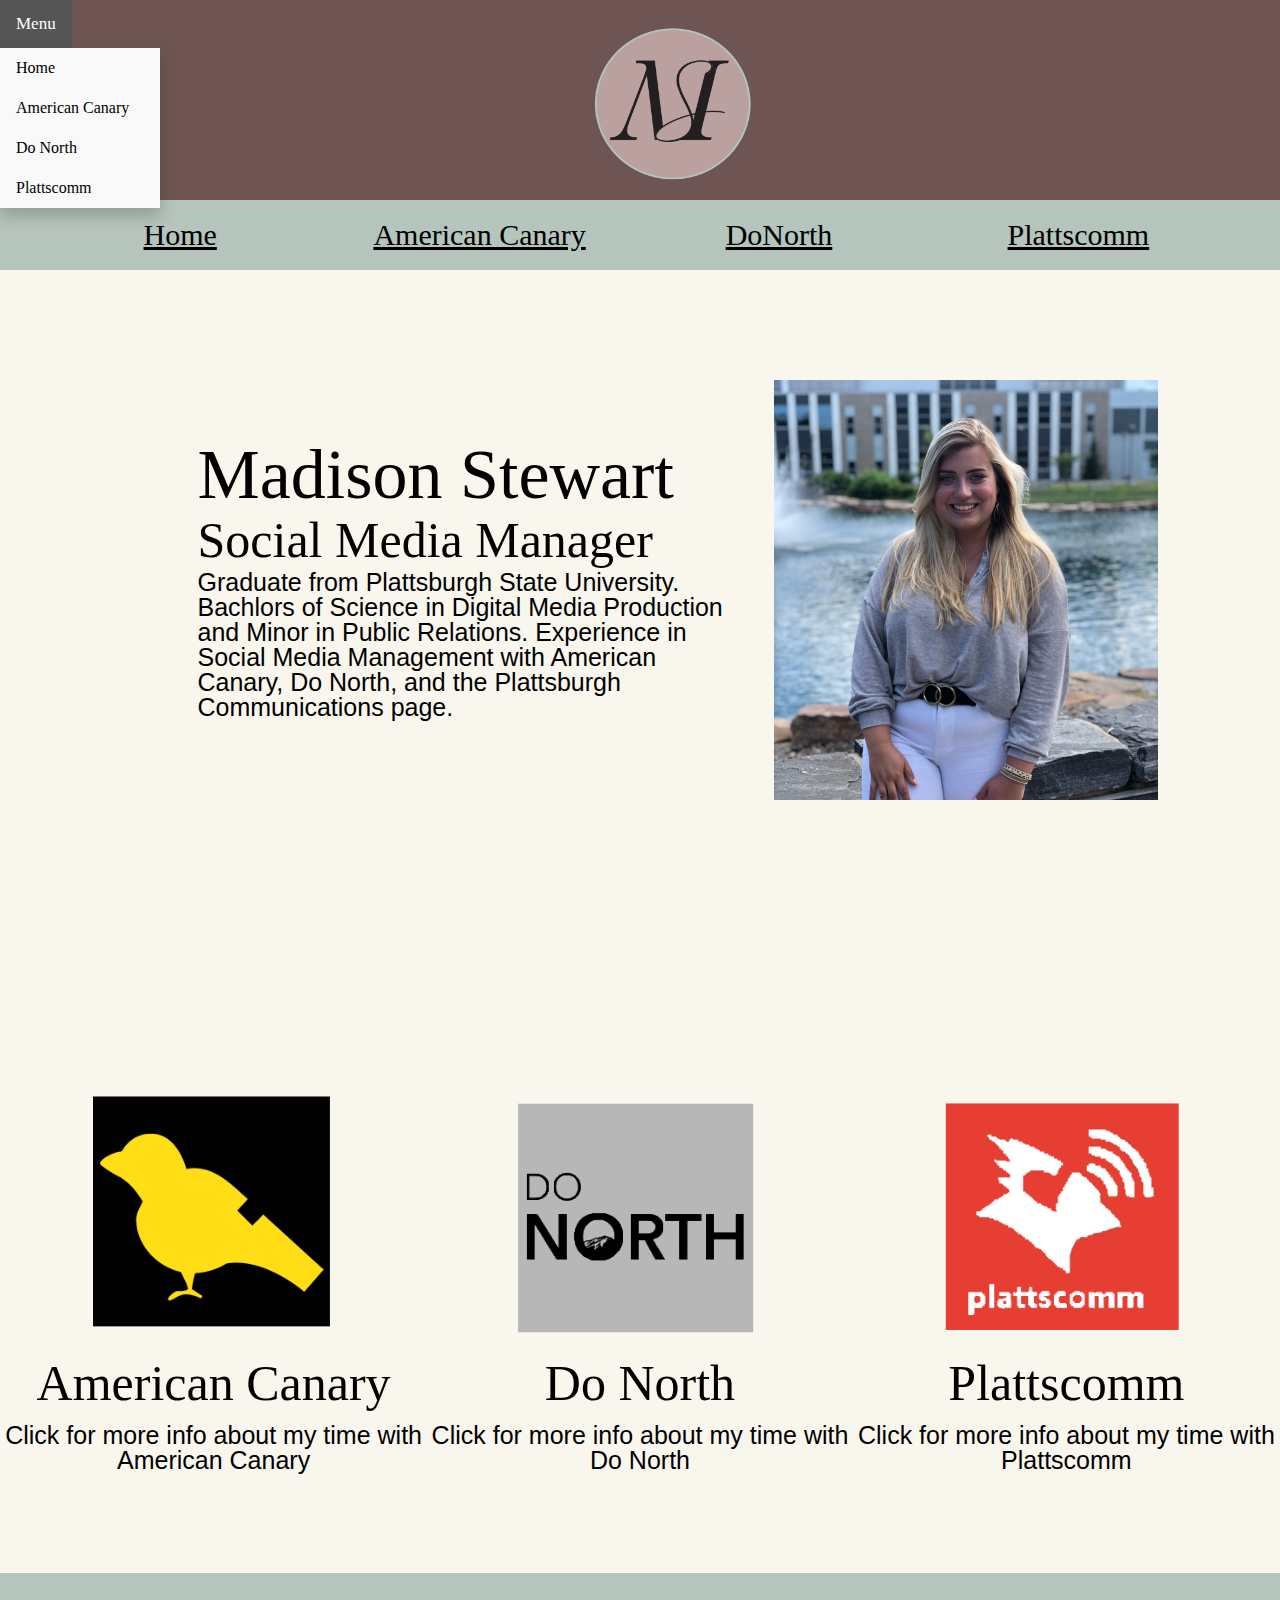
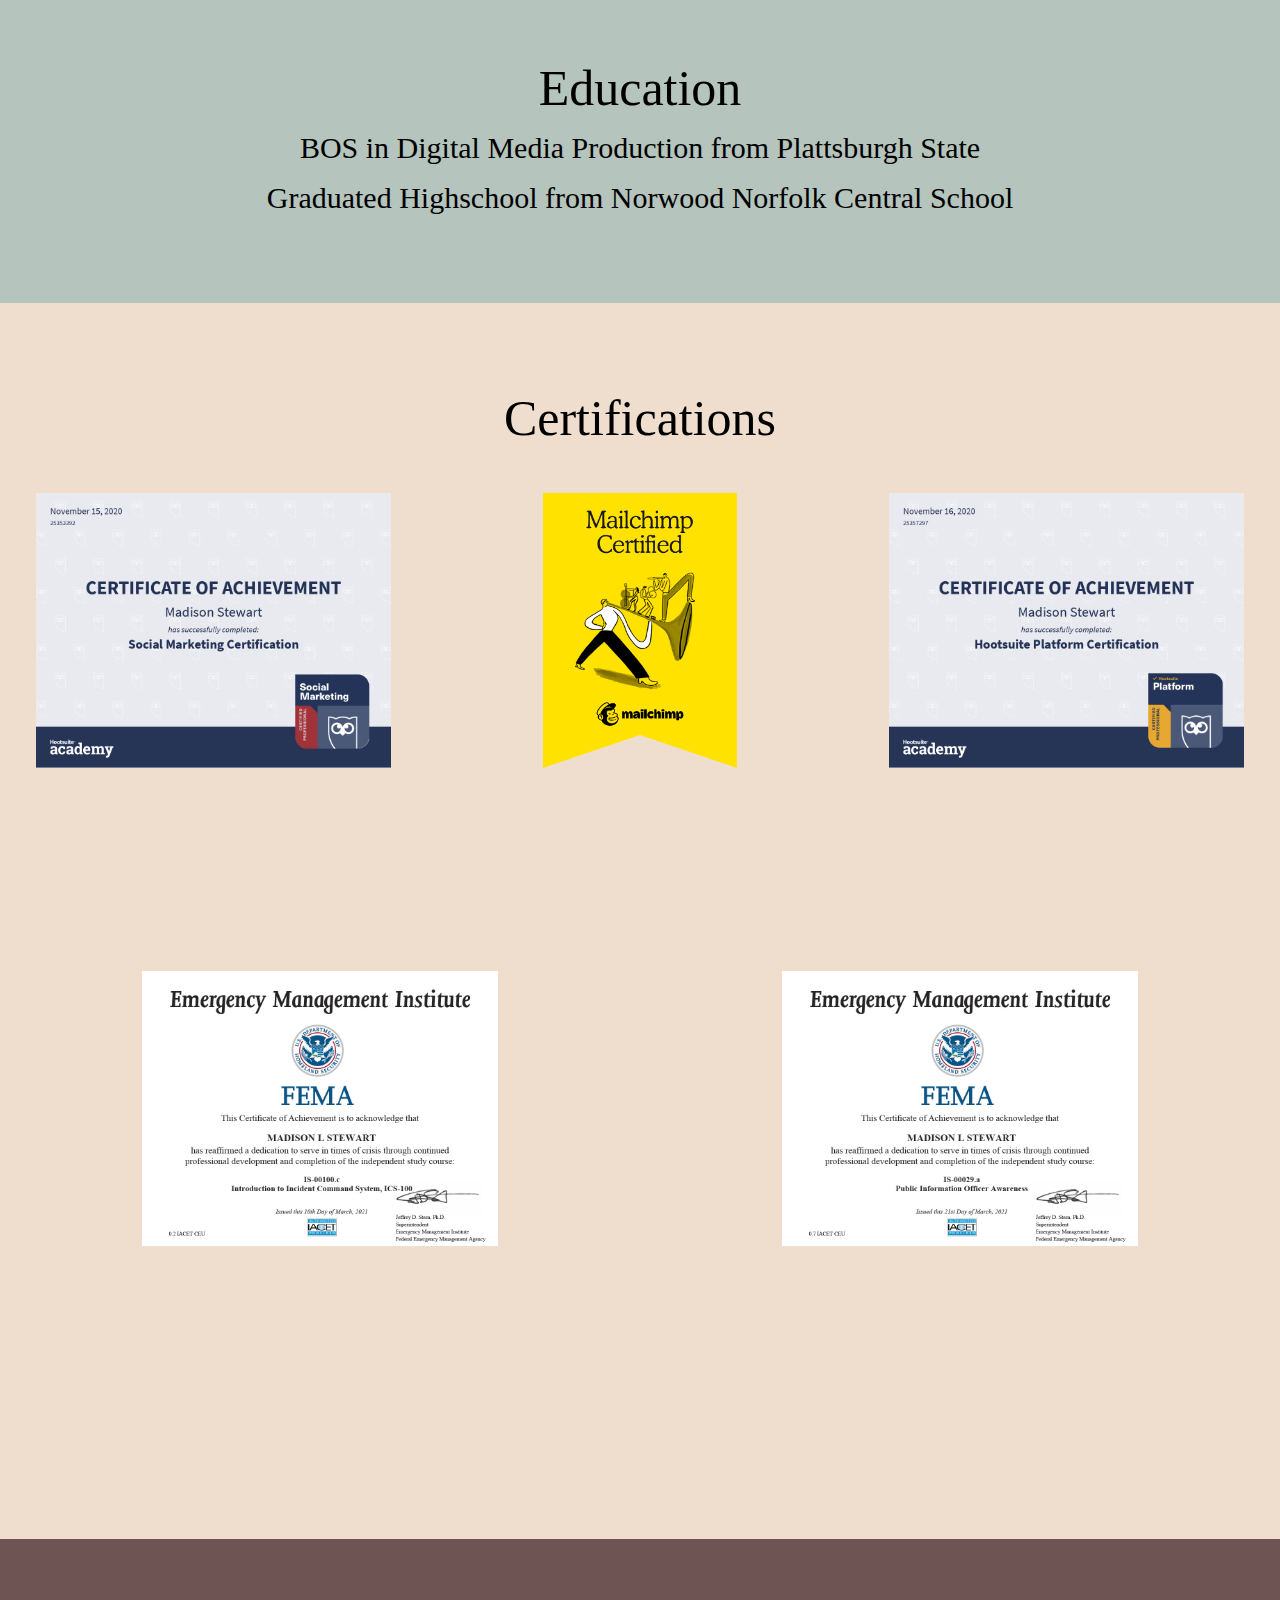
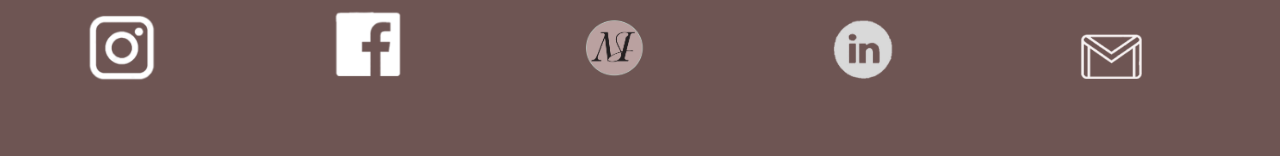
<file: index.html>
<!DOCTYPE html>
<html lang="en-us">
	<head>
		<title>Stewart Project </title>
		<meta charset="UTF-8" />
		<meta name="keywords" content="portfolio">
		<meta name="description" content="Portfoio Website for Employers">
		<link rel="stylesheet" href="styles.css">
	</head>
<body>
	
<header style="background-color:#6E5553;">
	 <div class="dropdown">
    <button class="dropbtn">Menu
      <i class="fa fa-caret-down"></i>
    </button>
    <div class="dropdown-content">
    <a href="index.html">Home</a>
      <a href="AmericanCanary.html">American Canary</a>
      <a href="DoNorth.html">Do North</a>
      <a href="Plattscomm.html">Plattscomm</a>
    </div>
  </div>
			<img src="AdvancedWeb/StewartLogo.png" alt="StewartLogo" class="logo">	
					
			<nav class="topnav">
			<ul>
				<li><a href="index.html">Home</a></li>
				<li><a href="AmericanCanary.html">American Canary</a></li>
				<li><a href="DoNorth.html">DoNorth</a></li>
				<li><a href="Plattscomm.html">Plattscomm</a></li>
			</ul>
			</nav>
			
</header>
		<div id="bio" style="background-color:#F9F6EE;">
				<div id="textContainer">
					<h1> Madison Stewart</h1>
					<h2> Social Media Manager </h2>
					<p>Graduate from Plattsburgh State University.
					Bachlors of Science in Digital Media Production and Minor in Public Relations.
					Experience in Social Media Management with American Canary, Do North, and the Plattsburgh Communications page. </p>
				</div>
				
				<div id="wrapper">
					<div id="headerImage">
						<img src="AdvancedWeb/profile.jpg" alt="profilepic"/>
					</div>
				</div>
	
		</div> 
		
		

	<section id="experience">
			<div class="threeColumns">
				<a href="AmericanCanary.html"><img src="AdvancedWeb/ACLogo.png"alt="ACLogo"></a>
				<h2>American Canary</h2><p>Click for more info about my time with American Canary</p>
			</div>
			<div class="threeColumns">
				<a href="DoNorth.html"><img src="AdvancedWeb/NorthLogo.png"alt="NorthLogo"> </a>
				<h2>Do North</h2><p>Click for more info about my time with Do North</p>
			</div>
			<div class="threeColumns">
				<a href="Plattscomm.html"><img src="AdvancedWeb/PlattscommLogo.png"alt="PlattscommLogo"> </a>
				<h2>Plattscomm</h2><p>Click for more info about my time with Plattscomm </p>
			</div>
		</section>
	
	
		<section id="education">
			<h2>Education</h2>
			<h3>BOS in Digital Media Production from Plattsburgh State</h3>
			<h3>Graduated Highschool from Norwood Norfolk Central School</h3>
		</section>
		
		<section id="achievements" style="background-color:#EFDECD;">
			<h2>Certifications</h2>
			<div class="threeColumns">
				<img src="AdvancedWeb/smarket.jpg"alt="SocialMarket">
			</div>
			<div class="threeColumns">
				<img src="AdvancedWeb/Mailchimp.png"alt="MailChimp" >
			</div>
			<div class="threeColumns">
				<img src="AdvancedWeb/platcert.jpg"alt="PlatformCertification">
			</div>
	</section>
	
	
			<div class="fix"></div>	

			
		<section id="achievements2" style="background-color:#EFDECD;">
			<div class="twoColumns">
				<img src="AdvancedWeb/Fema.jpg"alt="Fema">
			</div>
			<div class="twoColumns">
				<img src="AdvancedWeb/cert.jpg"alt="cert">
			</div>
		</section>
		
		
	<div class="fix"></div>	
		
	<footer>
	    <ul id="footerlist">
			<li><a href="https://www.instagram.com/madoodle_/?hl=en">
			<img src="AdvancedWeb/instaicon.png"alt="Instagram"></a></li>
			<li><a href="https://www.facebook.com/maddie.stewart.37051">
			<img src="AdvancedWeb/facebookicon.png"alt="Facebook"> </a></li>
			<li><img src="AdvancedWeb/StewartLogo.png" alt="StewartLogo"> </a></li>
			<li><a href="https://www.linkedin.com/in/madison-stewart-36495b192?trk=people-guest_people_search-card">
			<img src="AdvancedWeb/linkedinicon.png"alt="Linkedin"></a></li>
			<li><a href="mailto:maddielstewart23@gmail.com"><img src="AdvancedWeb/gmailicon.png"alt="Gmail"/> </a></li>
		</ul>
	</footer>
</body>
</html>
</file>
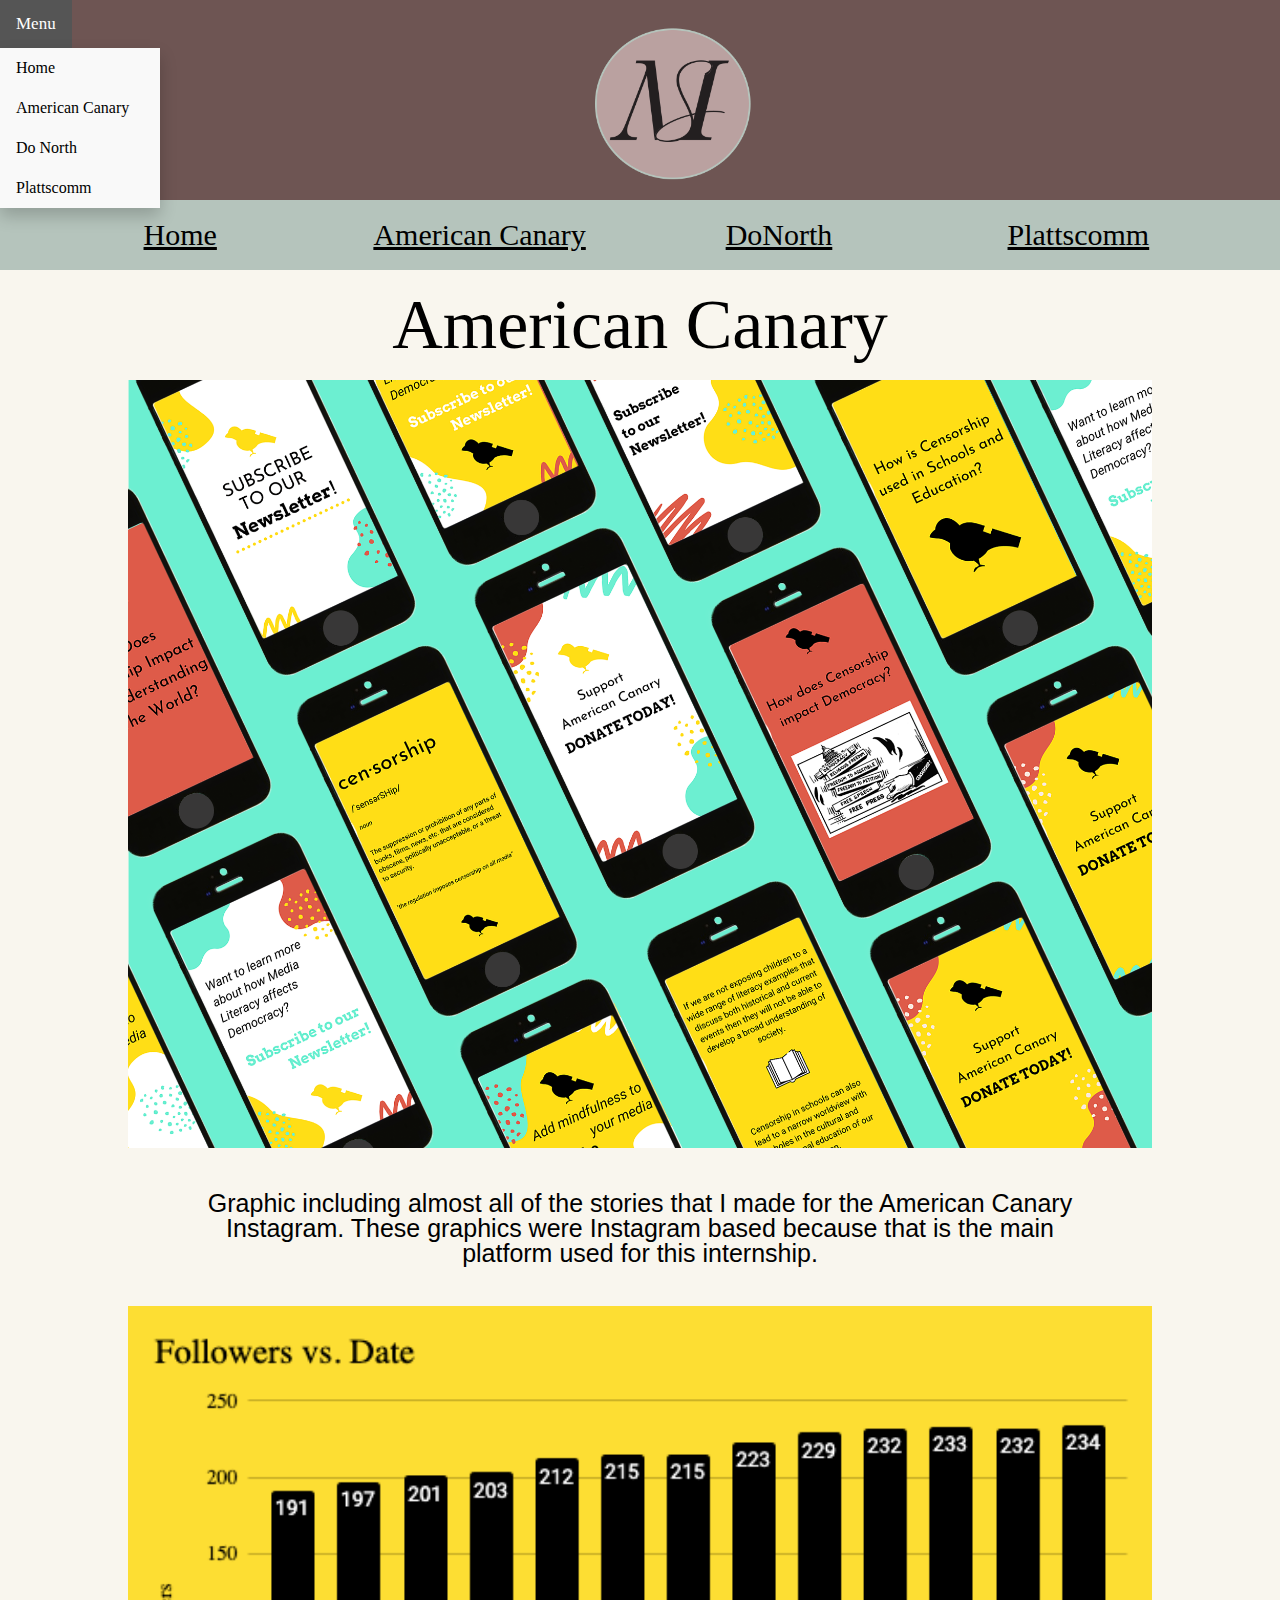
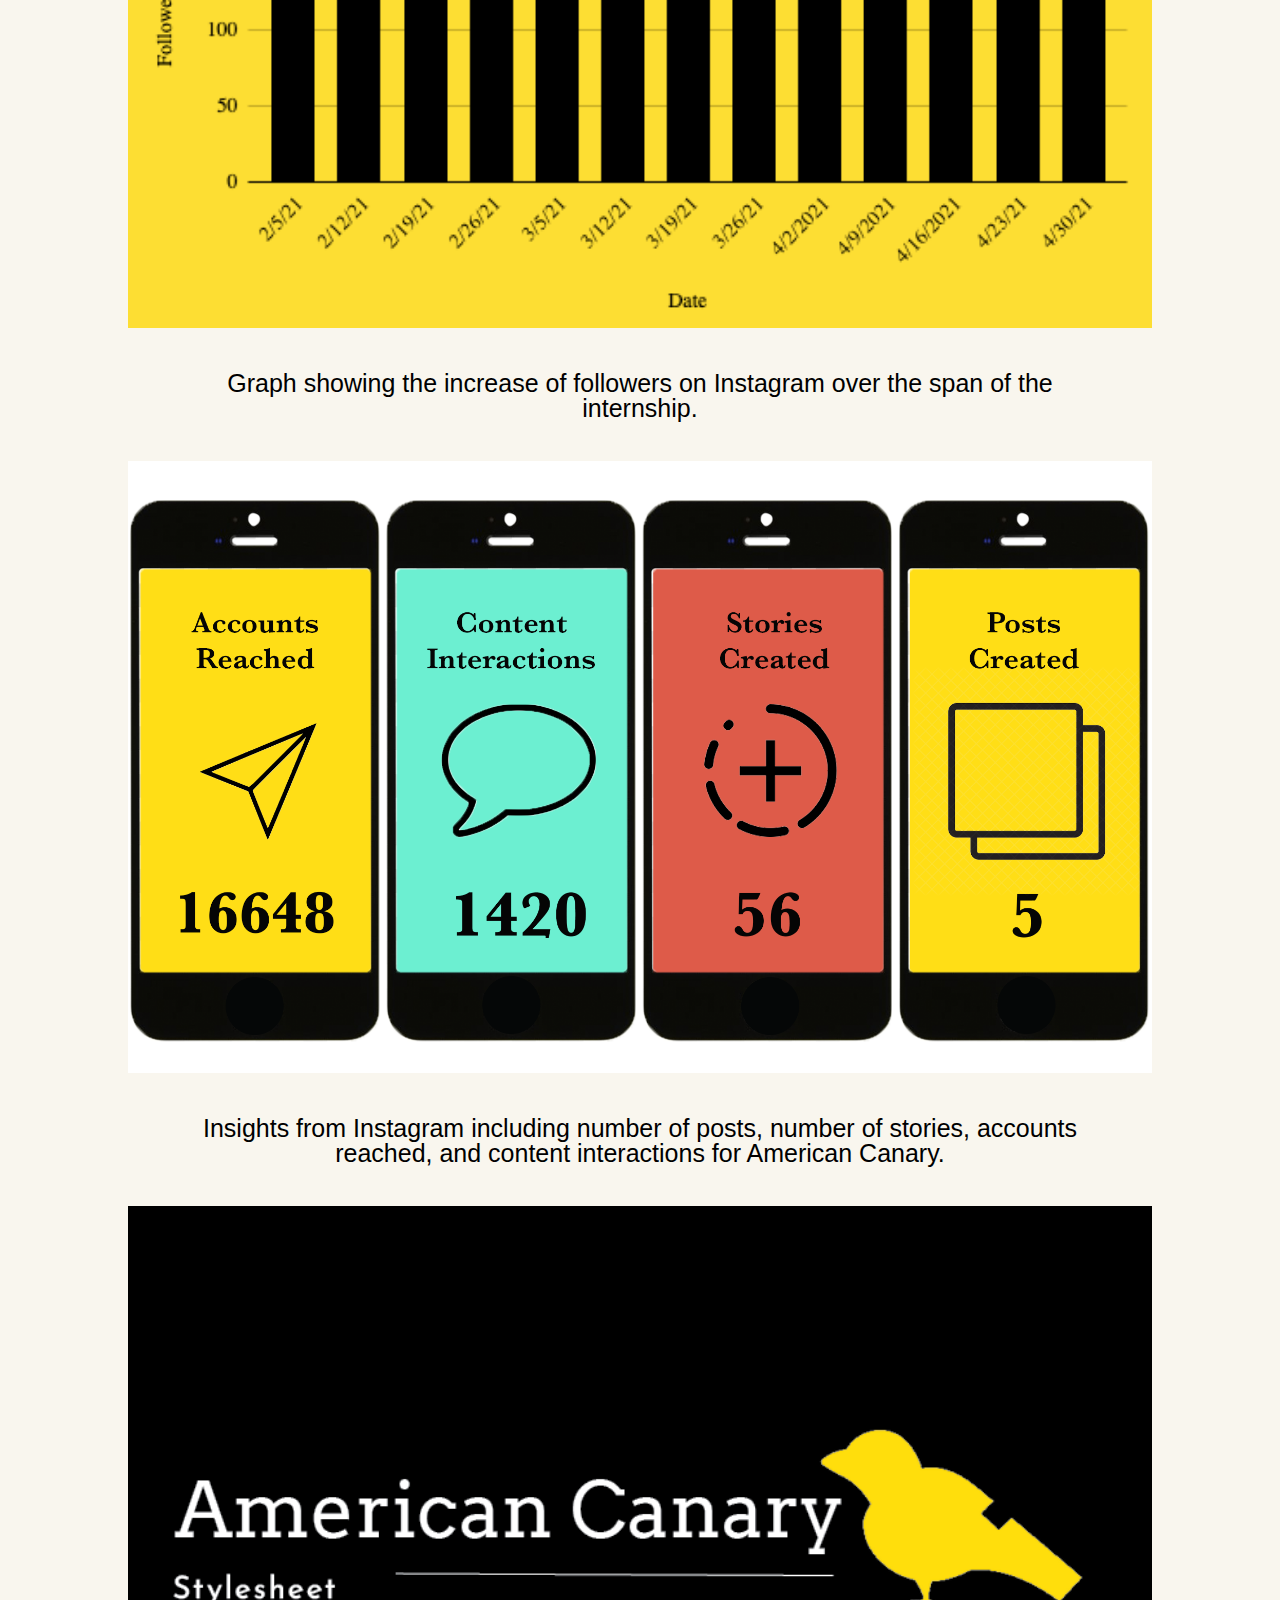
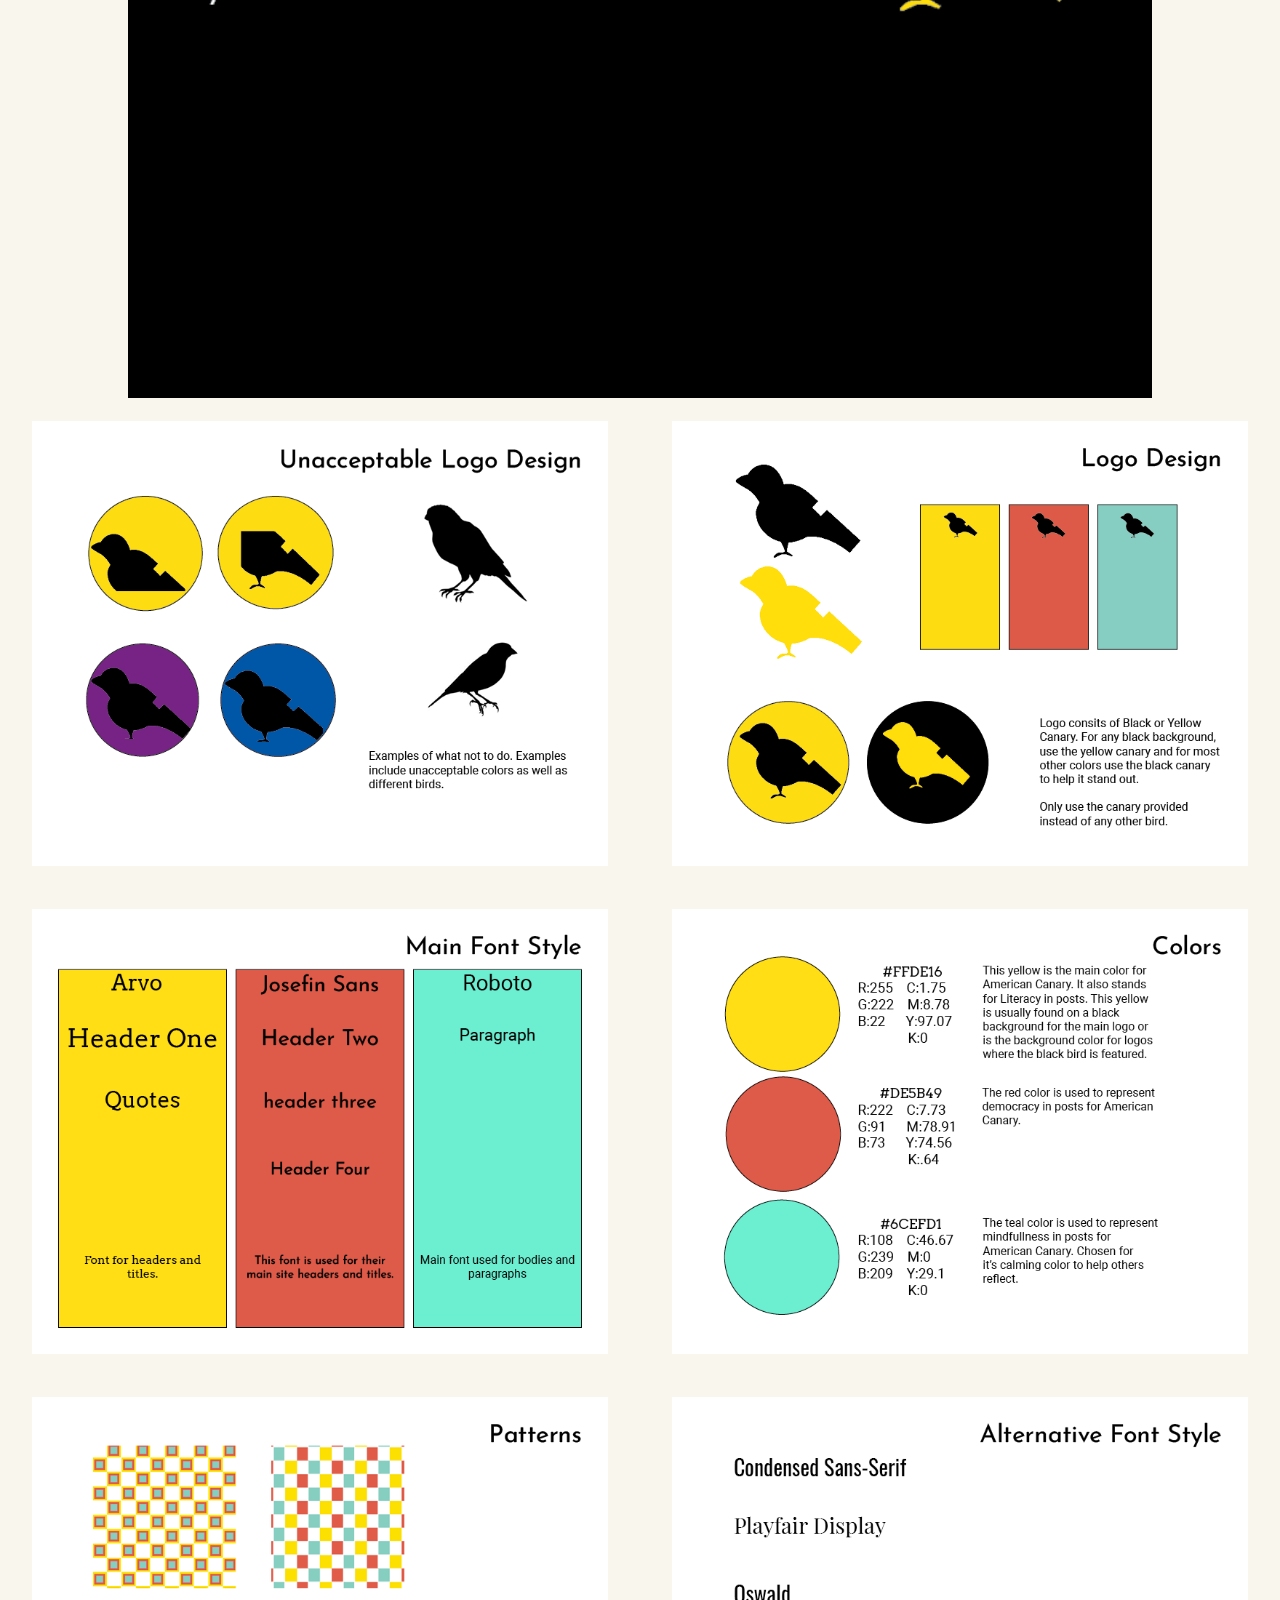
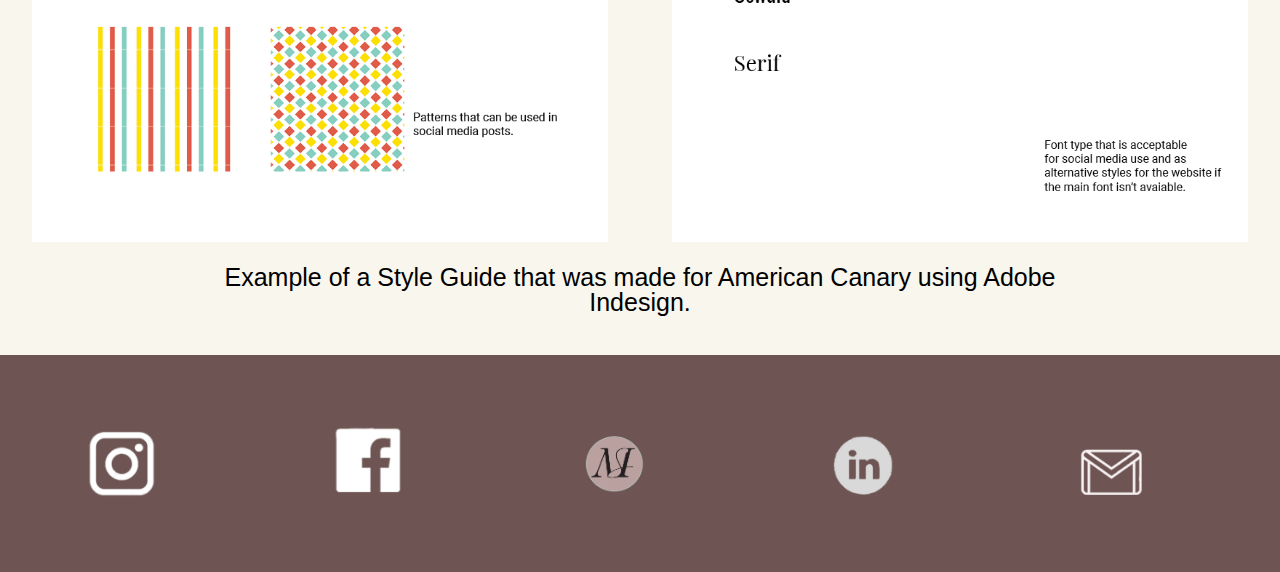
<file: AmericanCanary.html>
<!DOCTYPE html>
<html lang="en-us">
	<head>
		<title>Stewart Project </title>
		<meta charset="UTF-8" />
		<meta name="keywords" content="portfolio">
		<meta name="description" content="Portfoio Website for Employers">
		<link rel="stylesheet" href="styles.css">
	</head>
<body>
	
<header style="background-color:#6E5553;">
	 <div class="dropdown">
    <button class="dropbtn">Menu
      <i class="fa fa-caret-down"></i>
    </button>
    <div class="dropdown-content">
    <a href="index.html">Home</a>
      <a href="AmericanCanary.html">American Canary</a>
      <a href="DoNorth.html">Do North</a>
      <a href="Plattscomm.html">Plattscomm</a>
    </div>
  </div>
			<img src="AdvancedWeb/StewartLogo.png" alt="StewartLogo" class="logo">	
					
			<nav class="topnav">
			<ul>
				<li><a href="index.html">Home</a></li>
				<li><a href="AmericanCanary.html">American Canary</a></li>
				<li><a href="DoNorth.html">DoNorth</a></li>
				<li><a href="Plattscomm.html">Plattscomm</a></li>
			</ul>
			</nav>
			</header>
<div id="Stories">
<h1>American Canary</h1>
<img src="AdvancedWeb/StoryGraphic.png" alt="Stories">	
<p> Graphic including almost all of the stories that I made for the American Canary Instagram. These graphics were 
Instagram based because that is the main platform used for this internship.</p>
<img src="AdvancedWeb/followergraph.png" alt="Graph">
<p>Graph showing the increase of followers on Instagram over the span of the internship.</p>
<img src="AdvancedWeb/AC-Insights.png" alt="Insights">
<p>Insights from Instagram including number of posts, number of stories, accounts reached, and 
content interactions for American Canary. </p>
<img src="AdvancedWeb/AmericanCanaryStylesheet.png" alt="Stylesheet">
	
</div>

	<div id=Stylesheet>
		<img src="AdvancedWeb/AmericanCanaryStylesheet2.png" alt="Stylesheet">
	</div>	
	
	<div id=Stylesheet>
		<img src="AdvancedWeb/AmericanCanaryStylesheet3.png" alt="Stylesheet">
	</div>

	<div id=Stylesheet>
		<img src="AdvancedWeb/AmericanCanaryStylesheet4.png" alt="Stylesheet">
	</div>	
	<div id=Stylesheet>
		<img src="AdvancedWeb/AmericanCanaryStylesheet5.png" alt="Stylesheet">
	</div>
	<div id=Stylesheet>
		<img src="AdvancedWeb/AmericanCanaryStylesheet6.png" alt="Stylesheet">
	</div>
	<div id=Stylesheet>
		<img src="AdvancedWeb/AmericanCanaryStylesheet7.png" alt="Stylesheet">
	</div>

<div id="Stories">
<p> Example of a Style Guide that was made for American Canary using Adobe Indesign. </p>
</div>

<div class="fix"></div>	

<footer>
	    <ul id="footerlist">
			<li><a href="https://www.instagram.com/madoodle_/?hl=en">
			<img src="AdvancedWeb/instaicon.png"alt="Instagram"></a></li>
			<li><a href="https://www.facebook.com/maddie.stewart.37051">
			<img src="AdvancedWeb/facebookicon.png"alt="Facebook"> </a></li>
			<li><img src="AdvancedWeb/StewartLogo.png" alt="StewartLogo"> </a></li>
			<li><a href="https://www.linkedin.com/in/madison-stewart-36495b192?trk=people-guest_people_search-card">
			<img src="AdvancedWeb/linkedinicon.png"alt="Linkedin"></a></li>
			<li><a href="mailto:maddielstewart23@gmail.com"><img src="AdvancedWeb/gmailicon.png"alt="Gmail"/> </a></li>
		</ul>
	</footer>
</body>
</html>
</file>
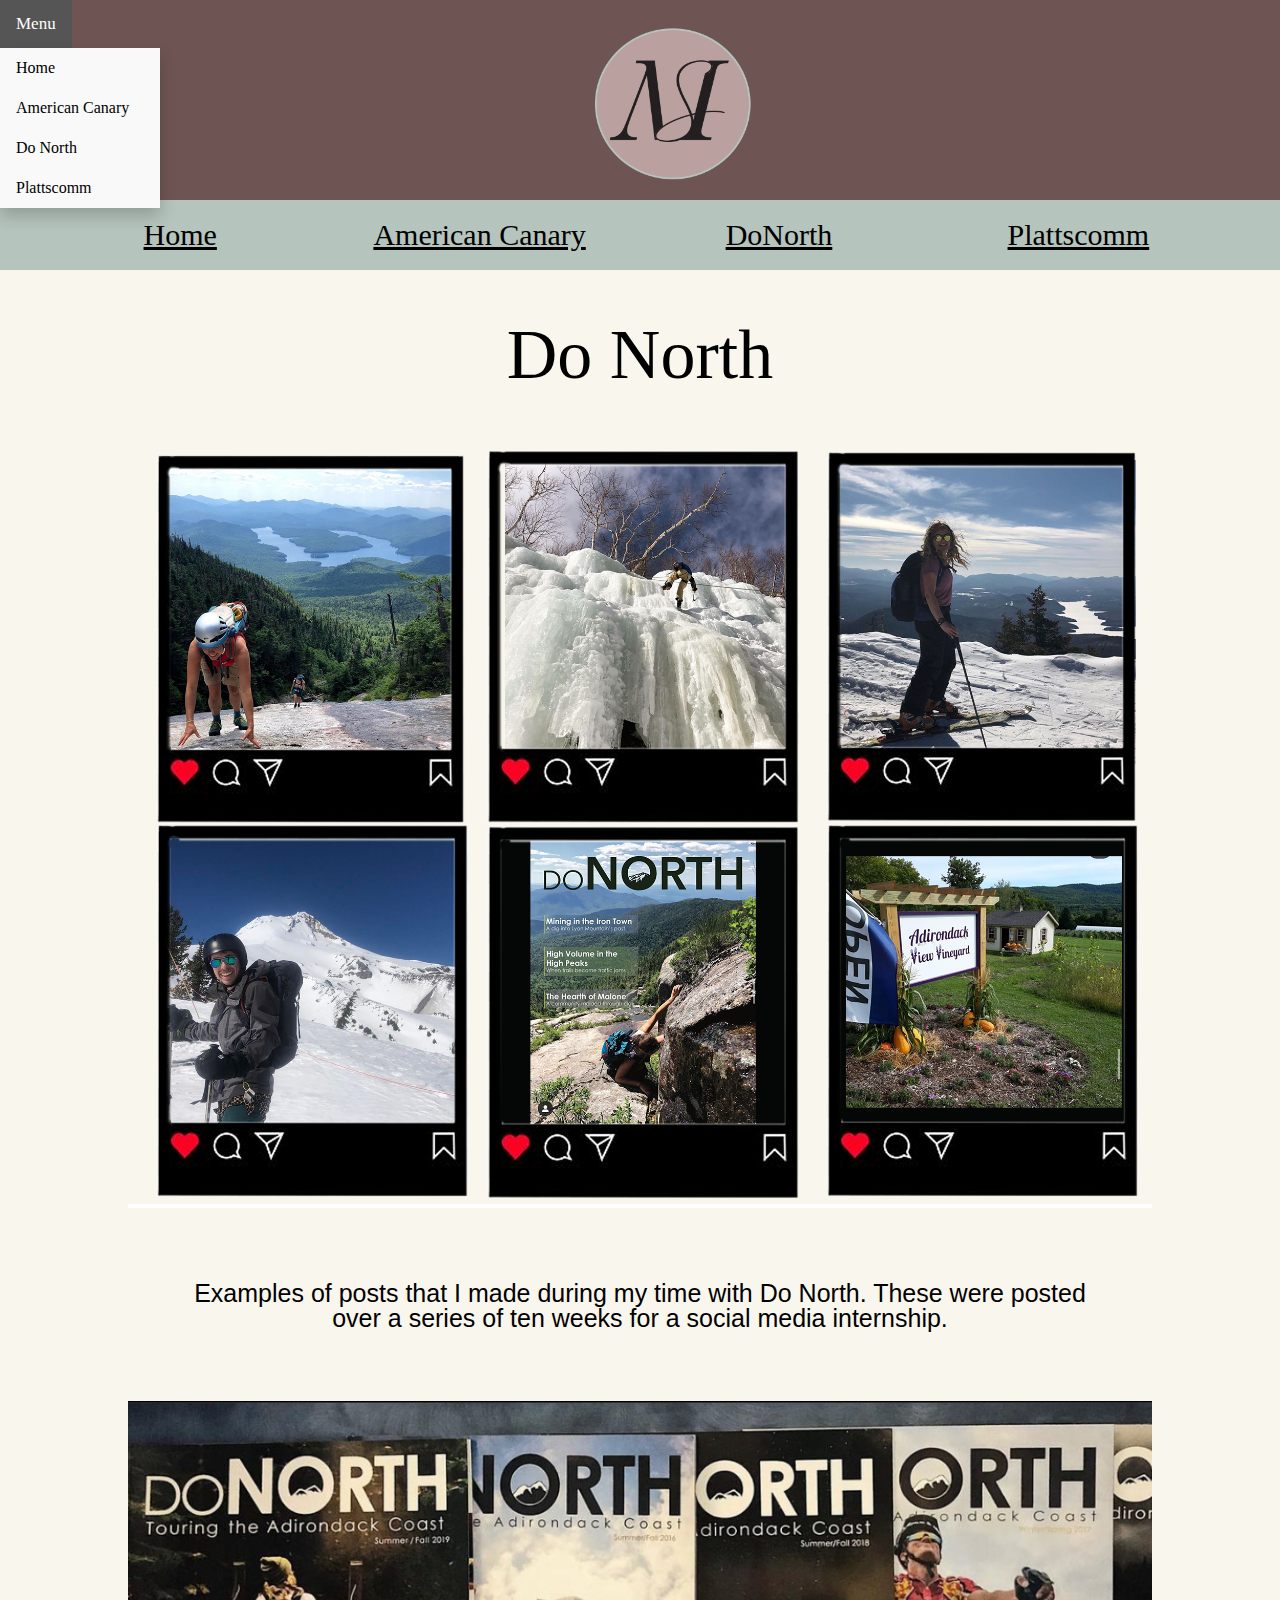
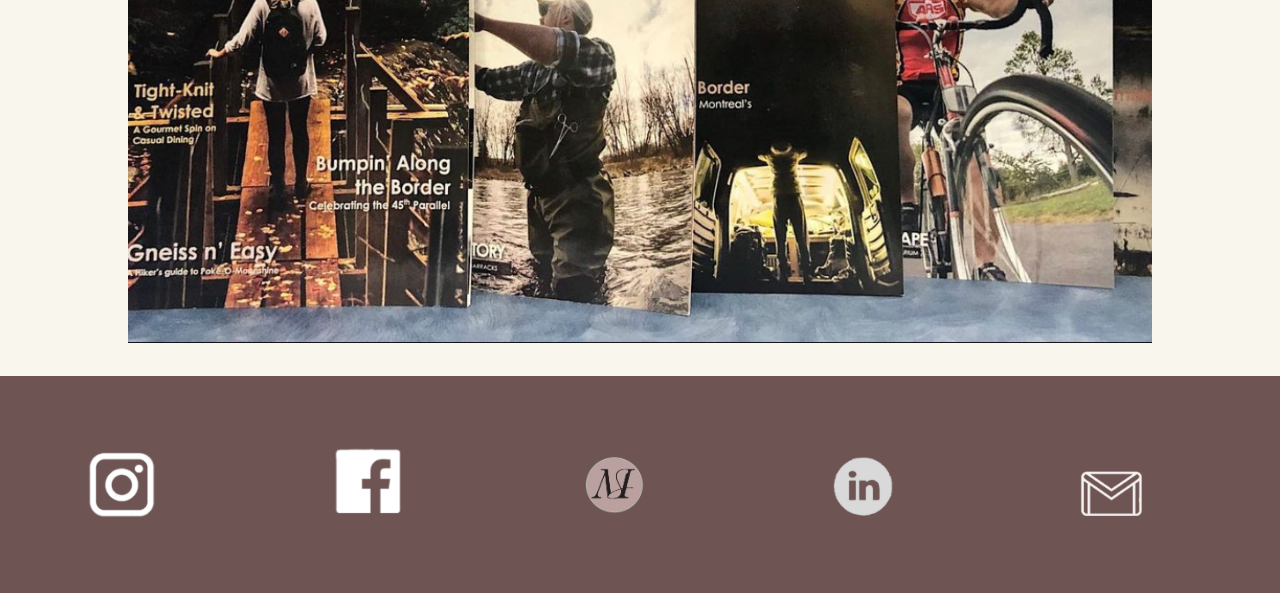
<file: DoNorth.html>
<!DOCTYPE html>
<html lang="en-us">
	<head>
		<title>Stewart Project </title>
		<meta charset="UTF-8" />
		<meta name="keywords" content="portfolio">
		<meta name="description" content="Portfoio Website for Employers">
		<link rel="stylesheet" href="styles.css">
	</head>
<body>
	
<header style="background-color:#6E5553;">
	 <div class="dropdown">
    <button class="dropbtn">Menu
      <i class="fa fa-caret-down"></i>
    </button>
    <div class="dropdown-content">
    <a href="index.html">Home</a>
      <a href="AmericanCanary.html">American Canary</a>
      <a href="DoNorth.html">Do North</a>
      <a href="Plattscomm.html">Plattscomm</a>
    </div>
  </div>
			<img src="AdvancedWeb/StewartLogo.png" alt="StewartLogo" class="logo">	
					
			<nav class="topnav">
			<ul>
				<li><a href="index.html">Home</a></li>
				<li><a href="AmericanCanary.html">American Canary</a></li>
				<li><a href="DoNorth.html">DoNorth</a></li>
				<li><a href="Plattscomm.html">Plattscomm</a></li>
			</ul>
			</nav>
			</header>
			
			<div id="Posts">
			<h1>Do North</h1>
			<img src="AdvancedWeb/DoNorthPost.png" alt="Posts">	
			<p> Examples of posts that I made during my time with Do North. These were posted over a series of ten weeks for 
			a social media internship. </p>
			<img src="AdvancedWeb/NorthCover.png" alt="Posts">	
			</div>
			
			
			<footer>
	    <ul id="footerlist">
			<li><a href="https://www.instagram.com/madoodle_/?hl=en">
			<img src="AdvancedWeb/instaicon.png"alt="Instagram"></a></li>
			<li><a href="https://www.facebook.com/maddie.stewart.37051">
			<img src="AdvancedWeb/facebookicon.png"alt="Facebook"> </a></li>
			<li><img src="AdvancedWeb/StewartLogo.png" alt="StewartLogo"> </a></li>
			<li><a href="https://www.linkedin.com/in/madison-stewart-36495b192?trk=people-guest_people_search-card">
			<img src="AdvancedWeb/linkedinicon.png"alt="Linkedin"></a></li>
			<li><a href="mailto:maddielstewart23@gmail.com"><img src="AdvancedWeb/gmailicon.png"alt="Gmail"/> </a></li>
		</ul>
	</footer>
</body>
</html>
</file>
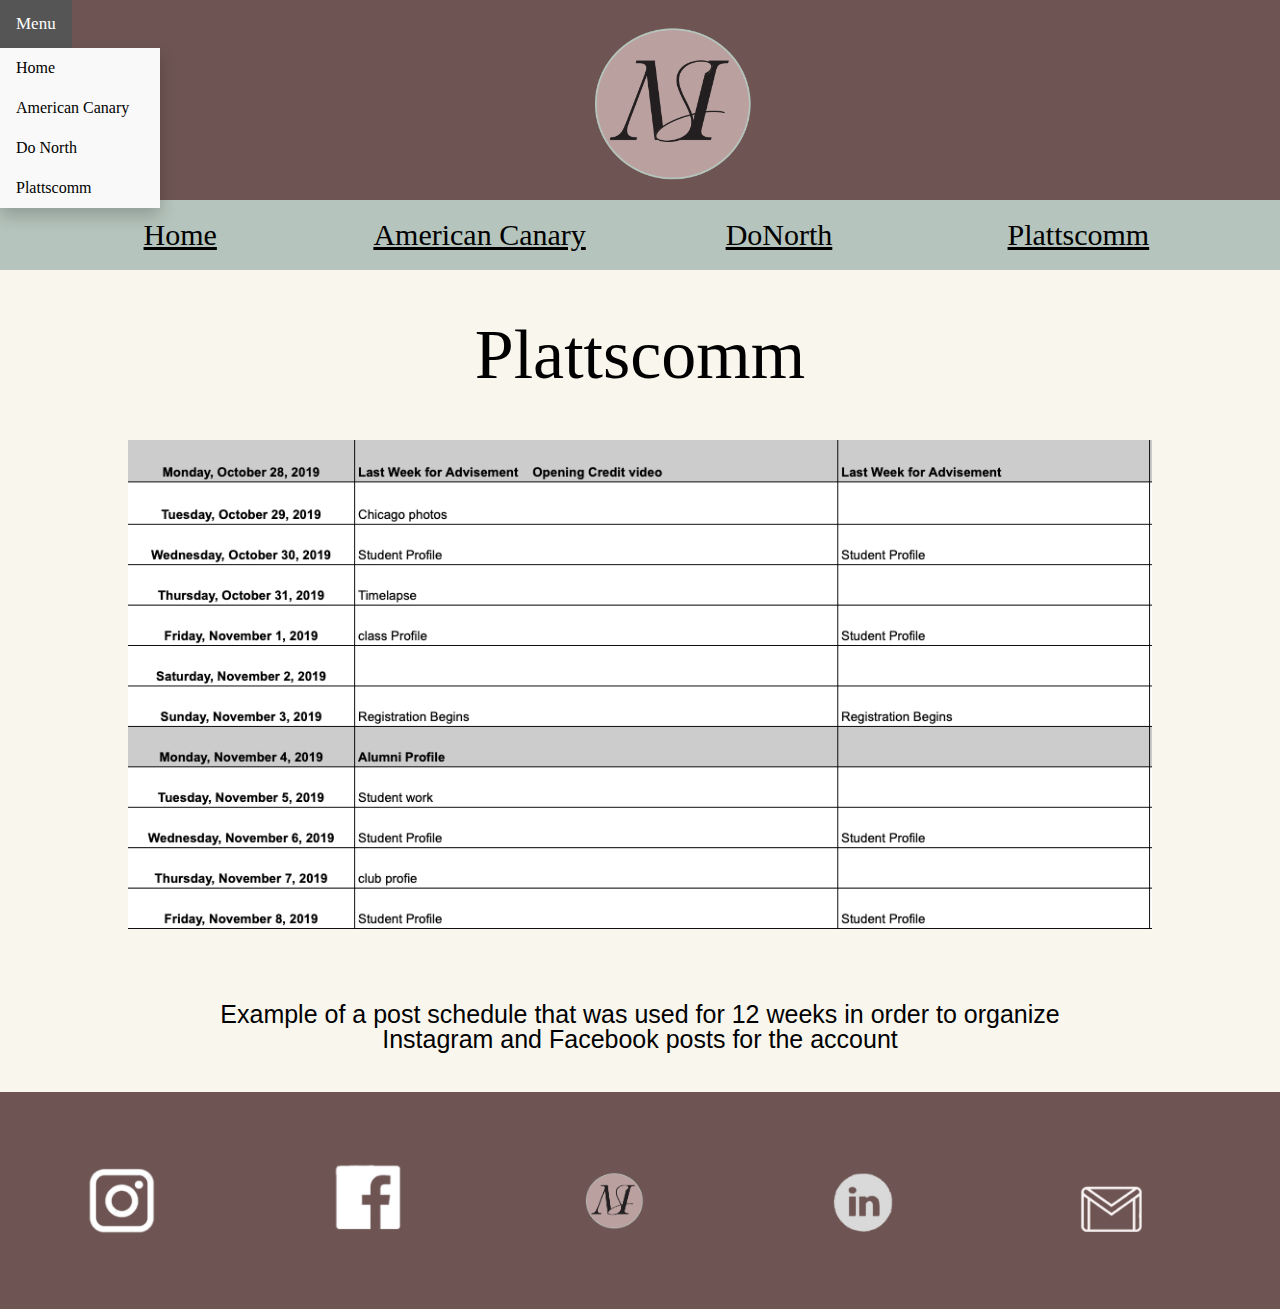
<file: Plattscomm.html>
<!DOCTYPE html>
<html lang="en-us">
	<head>
		<title>Stewart Project </title>
		<meta charset="UTF-8" />
		<meta name="keywords" content="portfolio">
		<meta name="description" content="Portfoio Website for Employers">
		<link rel="stylesheet" href="styles.css">
	</head>
<body>
	
<header style="background-color:#6E5553;">
	 <div class="dropdown">
    <button class="dropbtn">Menu
      <i class="fa fa-caret-down"></i>
    </button>
    <div class="dropdown-content">
    <a href="index.html">Home</a>
      <a href="AmericanCanary.html">American Canary</a>
      <a href="DoNorth.html">Do North</a>
      <a href="Plattcomm.html">Plattscomm</a>
    </div>
  </div>
			<img src="AdvancedWeb/StewartLogo.png" alt="StewartLogo" class="logo">	
					
			<nav class="topnav">
			<ul>
				<li><a href="index.html">Home</a></li>
				<li><a href="AmericanCanary.html">American Canary</a></li>
				<li><a href="DoNorth.html">DoNorth</a></li>
				<li><a href="Plattscomm.html">Plattscomm</a></li>
			</ul>
			</nav>
			
</header>


<div id="Schedule">
<h1> Plattscomm </h1>
<img src="AdvancedWeb/PostSchedule.png" alt="Post Schedule">	
<p> Example of a post schedule that was used for 12 weeks in order to organize Instagram and Facebook posts for the account </p>
</div>





	<footer>
	    <ul id="footerlist">
			<li><a href="https://www.instagram.com/madoodle_/?hl=en">
			<img src="AdvancedWeb/instaicon.png"alt="Instagram"></a></li>
			<li><a href="https://www.facebook.com/maddie.stewart.37051">
			<img src="AdvancedWeb/facebookicon.png"alt="Facebook"> </a></li>
			<li><img src="AdvancedWeb/StewartLogo.png" alt="StewartLogo"> </a></li>
			<li><a href="https://www.linkedin.com/in/madison-stewart-36495b192?trk=people-guest_people_search-card">
			<img src="AdvancedWeb/linkedinicon.png"alt="Linkedin"></a></li>
			<li><a href="mailto:maddielstewart23@gmail.com"><img src="AdvancedWeb/gmailicon.png"alt="Gmail"/> </a></li>
		</ul>
	</footer>
</body>
</html>
</file>
<file: styles.css>
html, body, div, span, applet, object, iframe,
h1, h2, h3, h4, h5, h6, p, blockquote, pre,
a, abbr, acronym, address, big, cite, code,
del, dfn, em, img, ins, kbd, q, s, samp,
small, strike, strong, sub, sup, tt, var,
b, u, i, center,
dl, dt, dd, ol, ul, li,
fieldset, form, label, legend,
table, caption, tbody, tfoot, thead, tr, th, td,
article, aside, canvas, details, embed, 
figure, figcaption, footer, header, hgroup, 
menu, nav, output, ruby, section, summary,
time, mark, audio, video {
	margin: 0;
	padding: 0;
	border: 0;
	font-size: 100%;
	font: inherit;
	vertical-align: baseline;
}
/* HTML5 display-role reset for older browsers */
article, aside, details, figcaption, figure, 
footer, header, hgroup, menu, nav, section {
	display: block;
}
body {
	line-height: 1;
}
ol, ul {
	list-style: none;
}
blockquote, q {
	quotes: none;
}
blockquote:before, blockquote:after,
q:before, q:after {
	content: '';
	content: none;
}
table {
	border-collapse: collapse;
	border-spacing: 0;
}

/*-----------------------Type--------------------------*/
h1{
font-family: "baskerville",serif;
font-size: 70px;}
h2{
font-family:"baskerville", serif;
font-size:50px;}
h3{
font-family:"baskerville",serif;}
p{
font-family:"lexend",sans-serif;
font-size:25px;}
/*--------------------------Lists and Body---------------------*/
body{
	height: 100%;
	overflow-x: hidden;
	background-color:#F9F6EE;
}
li{
display:inline-block;
width:25%;
padding-left:65px;}
ul{
list-style-type: none;
}

.fix{
	clear:both;
	
}

section{
	padding: 90px 0px;
}

/*--------------------------------Top Logo-------------------------------------*/

header {
  width:100%;
  z-index: 2;
}

@keyframes spin {
    from {
        transform:rotate(0deg);
    }
    to {
        transform:rotate(360deg);
    }
}
img.logo {
  text-align: center;
  display: block;
  margin: 0 auto;
  position: relative;
  z-index: 4;
  
}
.logo{
position:absolute;
z-index: 4;
width: 200px;
height: 200px;
margin-top:0px;
animation-name: spin;
  animation-duration: 5000ms;
  animation-iteration-count: 1;
  animation-timing-function: linear; 

}

/* Dropdown container - needed to position the dropdown content */
.dropdown {
  float: left;
  overflow: hidden;
}

/* Style the dropdown button to fit inside the topnav */
.dropdown .dropbtn {
  font-size: 17px;
  border: none;
  outline: none;
  color: white;
  padding: 14px 16px;
  background-color: inherit;
  font-family: inherit;
  margin: 0;
}

/* Style the dropdown content (hidden by default) */
.dropdown-content {
  display: none;
  position: absolute;
  background-color: #f9f9f9;
  min-width: 160px;
  box-shadow: 0px 8px 16px 0px rgba(0,0,0,0.2);
  z-index: 1;
}

/* Style the links inside the dropdown */
.dropdown-content a {
  float: none;
  color: black;
  padding: 12px 16px;
  text-decoration: none;
  display: block;
  text-align: left;
}

/* Add a dark background on topnav links and the dropdown button on hover */
.topnav a:hover, .dropdown:hover .dropbtn {
  background-color: #555;
  color: white;
}

/* Add a grey background to dropdown links on hover */
.dropdown-content a:hover {
  background-color: #ddd;
  color: black;
}

/* Show the dropdown menu when the user moves the mouse over the dropdown button */
.dropdown:hover .dropdown-content {
  display: block;
}

/* When the screen is less than 600 pixels wide, hide all links, except for the first one ("Home"). Show the link that contains should open and close the topnav (.icon) */
@media screen and (max-width: 600px) {
  .topnav a:not(:first-child), .dropdown .dropbtn {
    display: none;
  }
  .topnav a.icon {
    float: right;
    display: block;
  }
}

/* The "responsive" class is added to the topnav with JavaScript when the user clicks on the icon. This class makes the topnav look good on small screens (display the links vertically instead of horizontally) */
@media screen and (max-width: 600px) {
  .topnav.responsive {position: relative;}
  .topnav.responsive a.icon {
    position: absolute;
    right: 0;
    top: 0;
  }
  .topnav.responsive a {
    float: none;
    display: block;
    text-align: left;
  }
  .topnav.responsive .dropdown {float: none;}
  .topnav.responsive .dropdown-content {position: relative;}
  .topnav.responsive .dropdown .dropbtn {
    display: block;
    width: 100%;
    text-align: left;
  }
  }
/*--------------------------------------Nav------------------------*/

@keyframes colorchange {
  from {background-color: #BAA1A0;}
  to {background-color: #B5C4BC;}
}
.topnav {
  width:100%;
  background-color:#B5C4BC;
  padding-top: 20px;
  padding-bottom: 20px;
  font-family: "baskerville",serif;
  animation-name: colorchange;
  animation-duration: 4s;
}

.topnav a{
  color:black;
  display;inline:
}
.topnav li{
padding;15px;
font-size:30px;
width:18%;
text-align:center;
}
/*----------------------------------Bio--------------------------------*/
#bio{
	width: 75%;
	height: 60vh;
	padding:90px 0px 90px 75px;
	margin: 0px auto;
	text-align: center;
	background-color: orange;
}

#textContainer{
	width: 55%;
	padding-top:80px;
	float:left;

	text-align: left;
}
#textContainer h2{
	padding-top:5px;
	}
#textContainer p{
	padding-top:5px;
	}
	
	/*-----------------------Profile Picture---------------------------*/
#wrapper{
	overflow: hidden;
	width: 40%;
	height: 400px;
	float:right;
	padding:20px 0px;
	margin: 0px auto;
	text-align: center;

}

#headerImage{
	width: 100%;
	border-radius: 50;	
	overflow: hidden;
}

#headerImage img{
	width: 100%;
	height: auto;
}
/*---------------------------------Experience--------------------------*/

#experience{
  background-color:#F9F6EE;
  width:100%;
  display:inline-block;
  text-align:center;
  padding-bottom:100px;
}
#experience h2{
padding-bottom:15px;
}
.threeColumns{
	width: 33%; 
	display: inline-block; 
	text-align:center;
}

/*------------------Education-----------------------------------*/
#education{
	background-color:#B5C4BC;
	text-align:center;
	padding-top:90px;
	padding-bottom:90px;
}
#education h3{
	font-size:30px;
	padding-top:20px;}
	


/*--------------------Achievements---------------------------------*/

#achievements{
width:100%;
text-align:center;
background-color:#EFDECD;
}	
#achievements h2{
padding-bottom:50px;
padding-top:0px;
}


/*--------------------Achievements2---------------------------------*/
#achievements2{
width:100%;
height:auto;
background-color:#EFDECD;
overflow:auto;
}

.twoColumns{
width:50%;
display:inline-block;
text-align:center;
float:right;
padding-top:20px;
padding-bottom:200px;
}


.twoColumns img, .threeColumns img{
width:auto;
height:275px;
}


/*------------------------Footer-----------------------------*/
footer{
width:100%;
background-color:#6E5553;
padding: 70px 0px;
}
#footerlist ul{
	width: 100%;
	padding: 0px;
	margin: 0px;
}
#footerlist li{
width:19%;
display:inline-block;
text-align:center;
padding: 0px;
margin: 0px;
}

#footerlist li img {
width:30%;
height:auto;
}


/*-----------------media queries------------------------*/
@media screen and (max-width: 720px) 
{
h1{
font-size:40px;}
h2{
font-size:25px;}
h3{
font-size:20px;}
p{
font-size:15px;}

/*ERROR see edits below for these rules ~ you were declaring more than needed to change it for mobile ~ I would suggest maybe 200px as well */

#textContainer{
	width: 100%;
}

#bio{
width:100%;
padding-top:0px;
padding-left:10px;
overflow: auto;
height: auto;}

#wrapper{
float: none;
width: 100%;
height: 400px;
}

.topnav a{
font-size:20px;}
li{
width:15%;
padding-left:10px;}

.logo{
width: 100px;
height: 100px;
}


.threeColumns{
width: 70%;
display:block;
text-align:center;
padding:10px;
margin: 0px auto;
float: none;
	
}
.twoColumns{
width: 70%;
display:block;
text-align:center;
padding:10px;
margin: 0px auto;
float: none;}

#achievements h3{
font-size:20px;}
#education h3{
font-size:20px;}

.twoColumns img, .threeColumns img{
width:auto;
height:200px;
}
footer img {
width:50px;
height:50px;
}
}


/* Medium devices (landscape tablets, 768px and up) */
@media only screen and (min-width: 721px) and (max-width: 990px) {
h1{
font-size:40px;}
h2{
font-size:35px;}
h3{
font-size:30px;}
p{
font-size:23px;}

.logo{
width: 200px;
height: 200px;
}


.topnav a{
font-size:25px;}
li{
width:30%;
padding-left:10px;}


.threeColumns img{
width: 300px;
height: 300px;
}	


}

/*----------------American Canary Page---------*/

#Stories{
width:100%;
height:auto;
text-align:center;
}
#Stories img{
width:80%;
height:aut0;}
#Stories h1{
padding-top:20px;
padding-bottom:20px;}
#Stories p{
font-size:25px;
padding-top:40px;
padding-bottom:40px;
width:70%;
text-align:center;
padding-left:15%;
}
#Stylesheet{
width:50%;
display:inline-block;
text-align:center;
float:right;
padding-top:20px;
padding-bottom:20px;
}




#Stylesheet img{
width:90%;
height:auto;}


/*------------------DoNorth-------------------*/

#Posts{
width:100%;
height:auto;
text-align:center;
padding-top:30px;
}
#Posts img{
width:80%;
height:aut0;
padding-bottom:30px;
padding-top:30px;}
#Posts h1{
padding-top:20px;
padding-bottom:20px;}
#Posts p{
font-size:25px;
padding-top:40px;
padding-bottom:40px;
width:70%;
text-align:center;
padding-left:15%;
}


/*------------------Plattscomm---------------*/

#Schedule{
width:100%;
height:auto;
text-align:center;
padding-top:30px;
}
#Schedule img{
width:80%;
height:aut0;
padding-bottom:30px;
padding-top:30px;}
#Schedule h1{
padding-top:20px;
padding-bottom:20px;}
#Schedule p{
font-size:25px;
padding-top:40px;
padding-bottom:40px;
width:70%;
text-align:center;
padding-left:15%;
}
</file>
